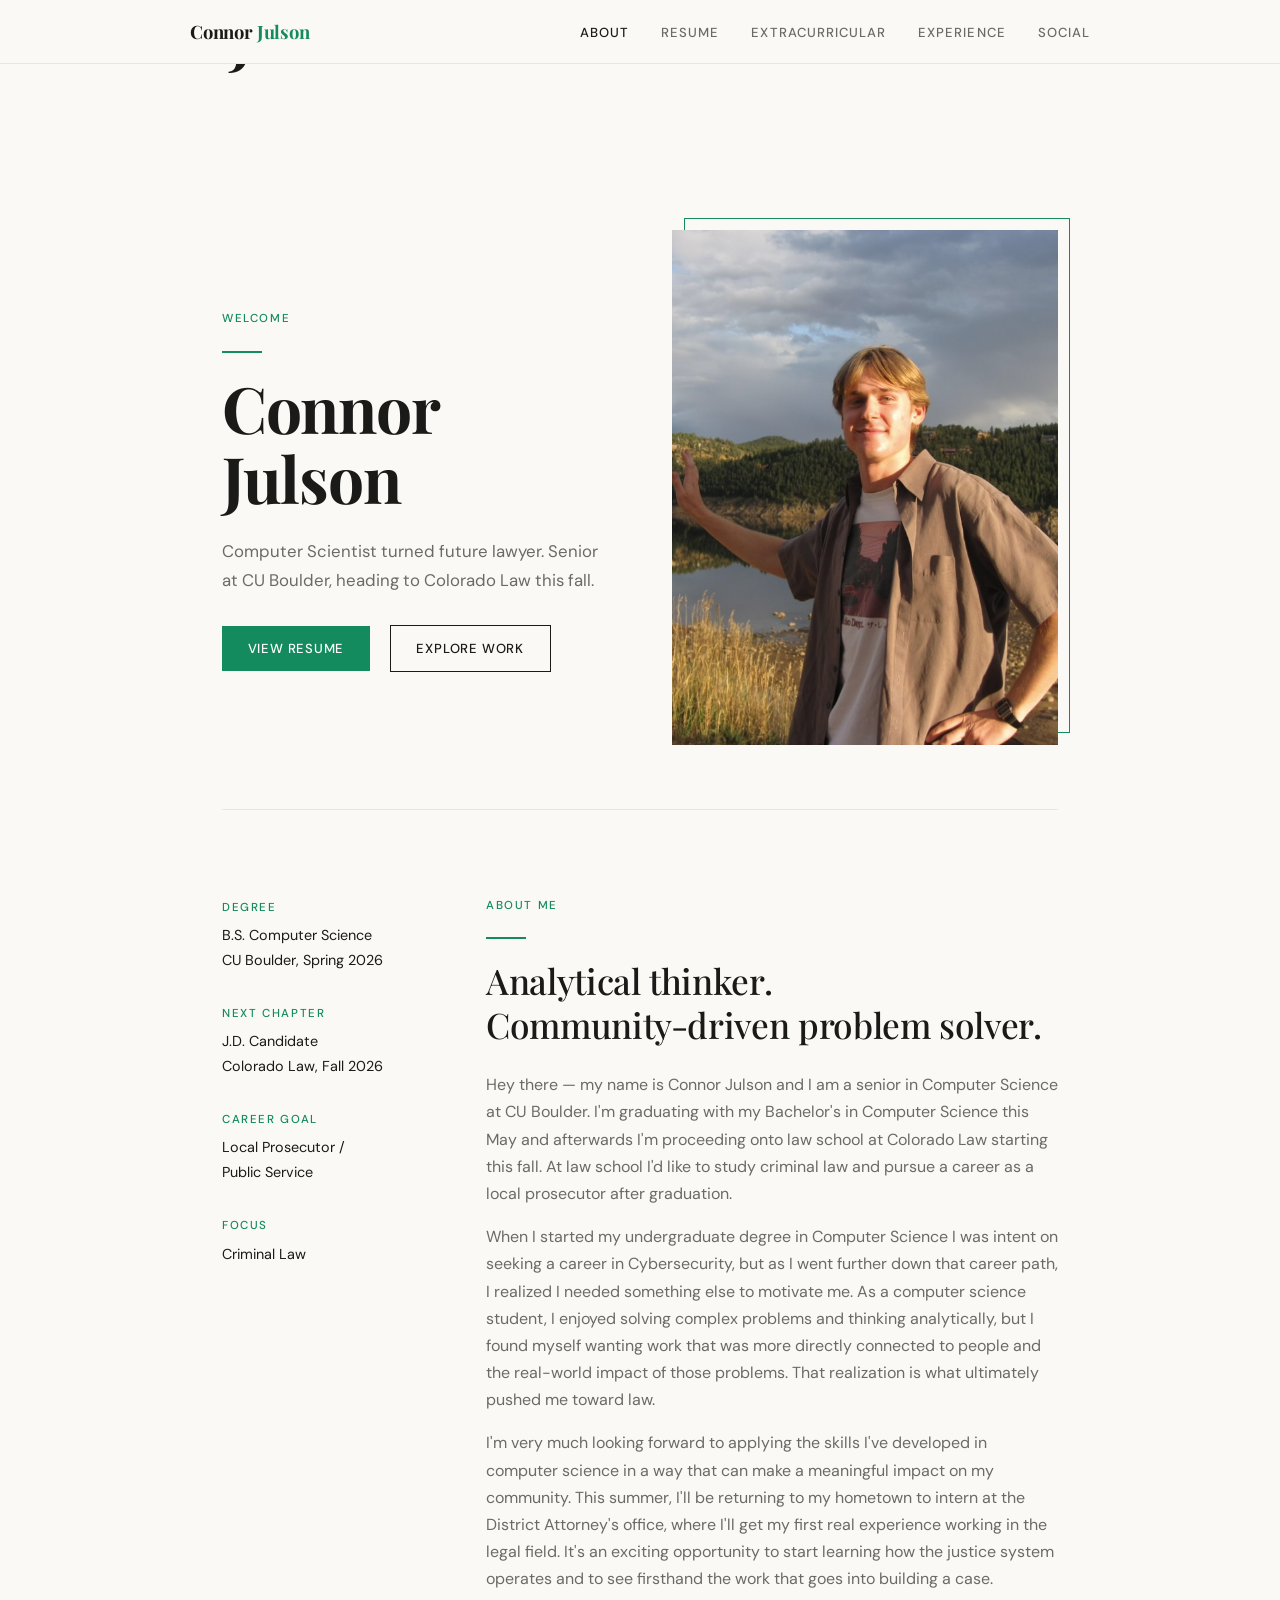
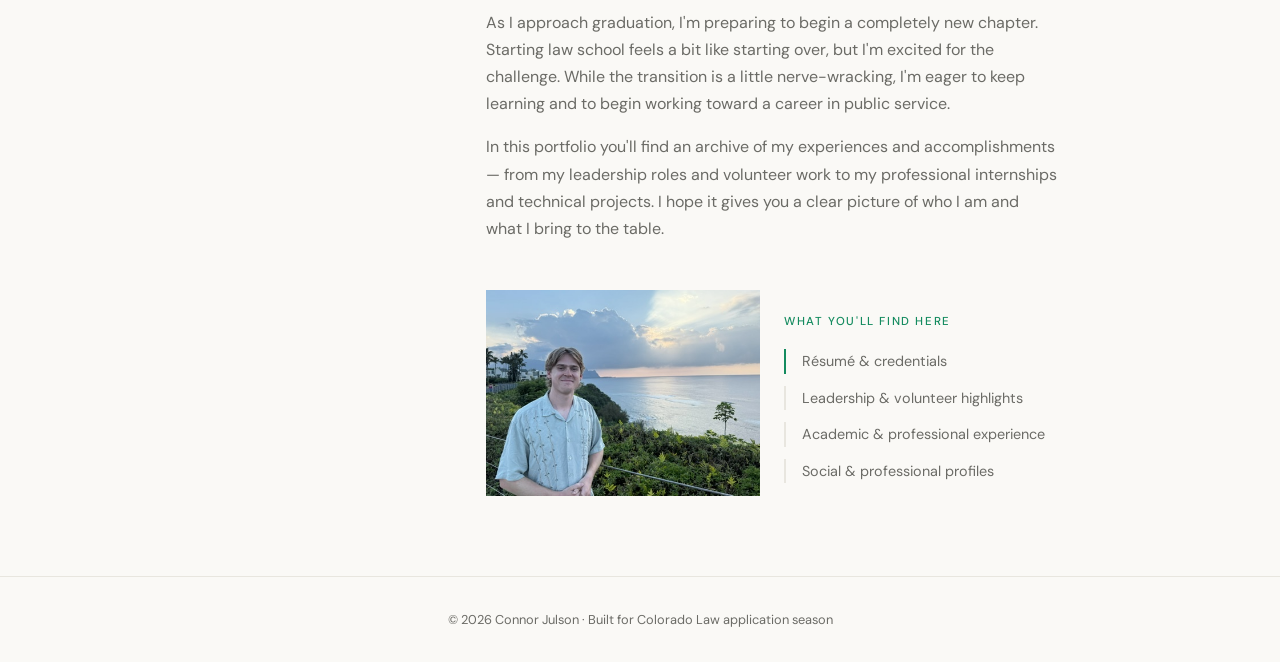
<file: index.html>
<!DOCTYPE html>
<html lang="en">
<head>
  <meta charset="UTF-8" />
  <meta name="viewport" content="width=device-width, initial-scale=1.0" />
  <link rel="stylesheet" href="style.css" />
</head>
<body>
  <h1>Connor Julson — Portfolio</h1>
<nav>
  <div class="nav-inner">
    <a href="index.html" class="nav-logo">Connor <span>Julson</span></a>
    <button class="nav-toggle" aria-label="Toggle menu" onclick="document.querySelector('.nav-links').classList.toggle('open')">
      <span></span><span></span><span></span>
    </button>
    <ul class="nav-links">
      <li><a href="index.html" class="active">About</a></li>
      <li><a href="resume.html">Resume</a></li>
      <li><a href="extracurricular.html">Extracurricular</a></li>
      <li><a href="experience.html">Experience</a></li>
      <li><a href="social.html">Social</a></li>
    </ul>
  </div>
</nav>

<main class="page">
  <div class="container">

    <section class="hero">
      <div class="hero-grid">
        <div class="hero-text fade-in">
          <span class="label">Welcome</span>
          <div class="divider"></div>
          <h1>Connor<br>Julson</h1>
          <p style="margin-top:1.5rem;">Computer Scientist turned future lawyer. Senior at CU Boulder, heading to Colorado Law this fall.</p>
          <a href="resume.html" class="btn" style="margin-top:2rem;">View Resume</a>
          <a href="extracurricular.html" class="btn btn-outline" style="margin-top:1rem; margin-left:1rem;">Explore Work</a>
        </div>
        <div class="hero-img fade-in">
          <!-- Replace the src below with your actual professional photo -->
          <img src="images/profile.jpg" alt="Connor Julson" onerror="this.parentElement.innerHTML='<div class=\'card-img-placeholder\' style=\'aspect-ratio:3/4\'>[ Your photo here ]</div>'" />
        </div>
      </div>
    </section>

    <section class="about-section fade-in">
      <aside class="about-sidebar">
        <div class="sidebar-item">
          <span class="label">Degree</span>
          <p>B.S. Computer Science<br>CU Boulder, Spring 2026</p>
        </div>
        <div class="sidebar-item">
          <span class="label">Next Chapter</span>
          <p>J.D. Candidate<br>Colorado Law, Fall 2026</p>
        </div>
        <div class="sidebar-item">
          <span class="label">Career Goal</span>
          <p>Local Prosecutor /<br>Public Service</p>
        </div>
        <div class="sidebar-item">
          <span class="label">Focus</span>
          <p>Criminal Law</p>
        </div>
      </aside>

      <div class="about-body">
        <span class="label">About Me</span>
        <div class="divider"></div>
        <h2 style="margin-bottom:1.5rem;">Analytical thinker.<br>Community-driven problem solver.</h2>

        <p>Hey there — my name is Connor Julson and I am a senior in Computer Science at CU Boulder. I'm graduating with my Bachelor's in Computer Science this May and afterwards I'm proceeding onto law school at Colorado Law starting this fall. At law school I'd like to study criminal law and pursue a career as a local prosecutor after graduation.</p>

        <p>When I started my undergraduate degree in Computer Science I was intent on seeking a career in Cybersecurity, but as I went further down that career path, I realized I needed something else to motivate me. As a computer science student, I enjoyed solving complex problems and thinking analytically, but I found myself wanting work that was more directly connected to people and the real-world impact of those problems. That realization is what ultimately pushed me toward law.</p>

        <p>I'm very much looking forward to applying the skills I've developed in computer science in a way that can make a meaningful impact on my community. This summer, I'll be returning to my hometown to intern at the District Attorney's office, where I'll get my first real experience working in the legal field. It's an exciting opportunity to start learning how the justice system operates and to see firsthand the work that goes into building a case.</p>

        <p>As I approach graduation, I'm preparing to begin a completely new chapter. Starting law school feels a bit like starting over, but I'm excited for the challenge. While the transition is a little nerve-wracking, I'm eager to keep learning and to begin working toward a career in public service.</p>

        <p>In this portfolio you'll find an archive of my experiences and accomplishments — from my leadership roles and volunteer work to my professional internships and technical projects. I hope it gives you a clear picture of who I am and what I bring to the table.</p>

        <!-- Second professional photo — replace src with your actual image -->
        <div style="margin-top:3rem; display:grid; grid-template-columns:1fr 1fr; gap:1.5rem; align-items:start;">
          <figure>
            <img src="images/interests.jpg" alt="Connor — interests" style="width:100%;display:block;filter:grayscale(15%);" onerror="this.parentElement.innerHTML='<div class=\'card-img-placeholder\' style=\'height:220px\'>[ Interest photo here ]</div>'" />
            <!-- <figcaption style="font-size:0.78rem;color:var(--muted);margin-top:0.5rem;letter-spacing:0.04em;"></figcaption> -->
          </figure>
          <div style="padding-top:1rem;">
            <span class="label">What you'll find here</span>
            <ul style="margin-top:1rem;list-style:none;display:flex;flex-direction:column;gap:0.75rem;">
              <li style="font-size:0.9rem;color:var(--muted);padding-left:1rem;border-left:2px solid var(--accent);">Résumé &amp; credentials</li>
              <li style="font-size:0.9rem;color:var(--muted);padding-left:1rem;border-left:2px solid var(--faint);">Leadership &amp; volunteer highlights</li>
              <li style="font-size:0.9rem;color:var(--muted);padding-left:1rem;border-left:2px solid var(--faint);">Academic &amp; professional experience</li>
              <li style="font-size:0.9rem;color:var(--muted);padding-left:1rem;border-left:2px solid var(--faint);">Social &amp; professional profiles</li>
            </ul>
          </div>
        </div>
      </div>
    </section>

  </div>
</main>

<footer>
  <p>© 2026 Connor Julson · Built for Colorado Law application season</p>
</footer>

</body>
</html>
</file>
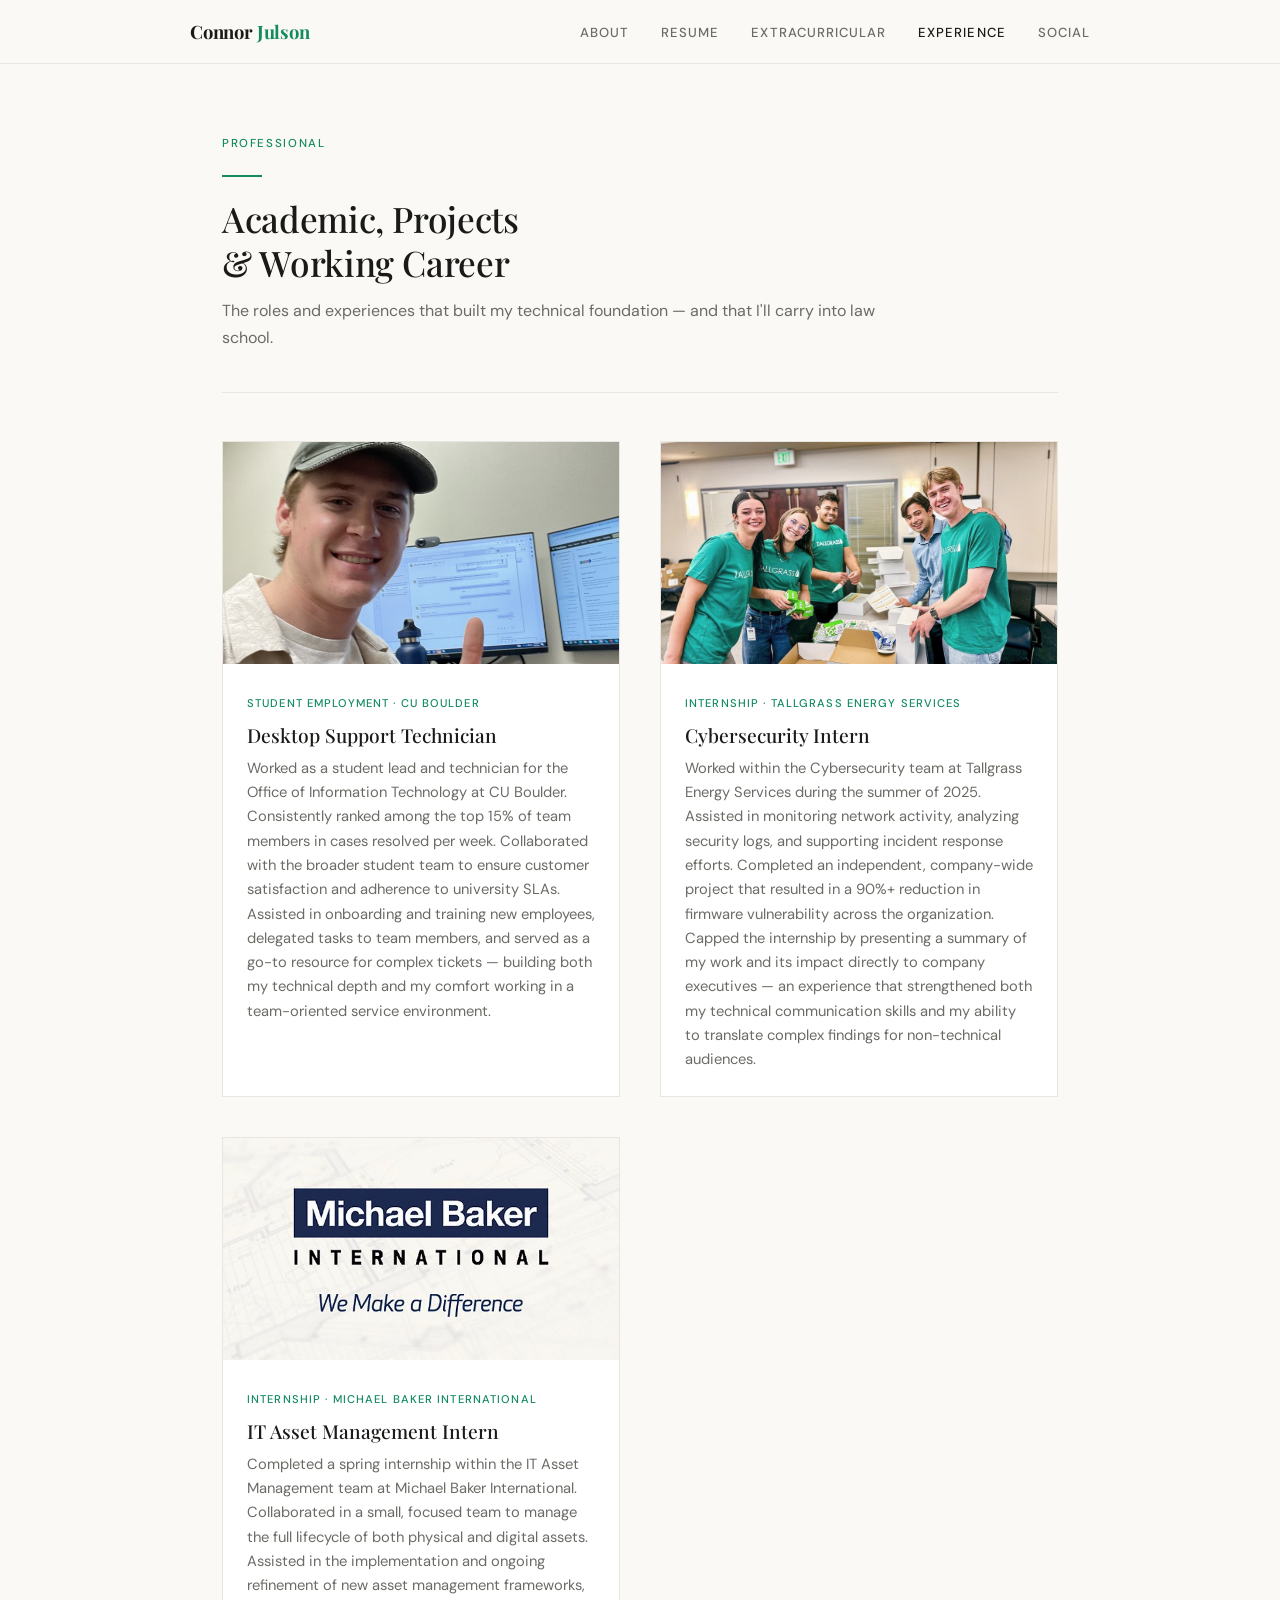
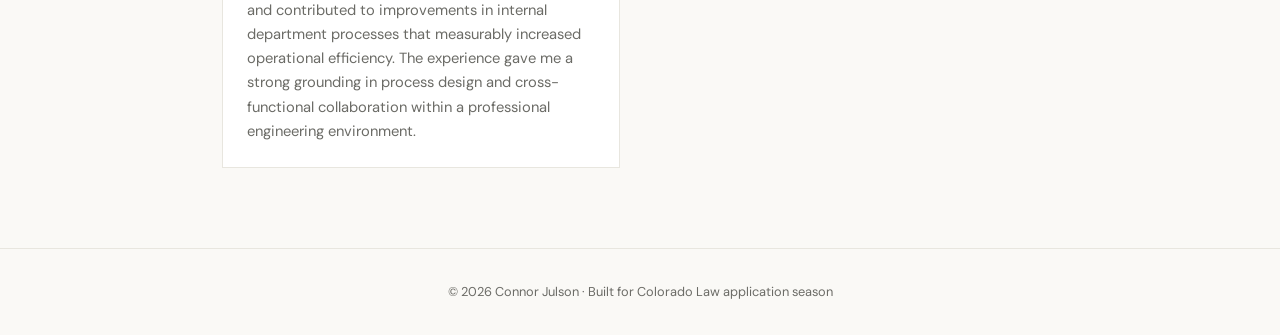
<file: experience.html>
<!DOCTYPE html>
<html lang="en">
<head>
  <meta charset="UTF-8" />
  <meta name="viewport" content="width=device-width, initial-scale=1.0" />
  <title>Experience — Connor Julson</title>
  <link rel="stylesheet" href="style.css" />
</head>
<body>

<nav>
  <div class="nav-inner">
    <a href="index.html" class="nav-logo">Connor <span>Julson</span></a>
    <button class="nav-toggle" aria-label="Toggle menu" onclick="document.querySelector('.nav-links').classList.toggle('open')">
      <span></span><span></span><span></span>
    </button>
    <ul class="nav-links">
      <li><a href="index.html">About</a></li>
      <li><a href="resume.html">Resume</a></li>
      <li><a href="extracurricular.html">Extracurricular</a></li>
      <li><a href="experience.html" class="active">Experience</a></li>
      <li><a href="social.html">Social</a></li>
    </ul>
  </div>
</nav>

<main class="page">
  <div class="container">

    <div class="section-header fade-in">
      <span class="label">Professional</span>
      <div class="divider"></div>
      <h2>Academic, Projects<br>&amp; Working Career</h2>
      <p style="margin-top:0.75rem;max-width:60ch;">The roles and experiences that built my technical foundation — and that I'll carry into law school.</p>
    </div>

    <div class="cards-grid">

      <!-- Card 1: Desktop Support -->
      <article class="card fade-in">
        <!-- Replace src with a photo representing your IT/OIT work -->
        <img
          class="card-img"
          src="images/desktop-support.jpg"
          alt="Desktop Support Technician at OIT"
          onerror="this.style.display='none';this.nextElementSibling.style.display='flex'"
        />
        <div class="card-img-placeholder" style="display:none;">[ OIT / tech support photo ]</div>
        <div class="card-body">
          <span class="card-tag">Student Employment · CU Boulder</span>
          <h3>Desktop Support Technician</h3>
          <p>Worked as a student lead and technician for the Office of Information Technology at CU Boulder. Consistently ranked among the top 15% of team members in cases resolved per week. Collaborated with the broader student team to ensure customer satisfaction and adherence to university SLAs. Assisted in onboarding and training new employees, delegated tasks to team members, and served as a go-to resource for complex tickets — building both my technical depth and my comfort working in a team-oriented service environment.</p>
        </div>
      </article>

      <!-- Card 2: Cybersecurity Intern -->
      <article class="card fade-in">
        <!-- Replace src with a photo representing your Tallgrass internship -->
        <img
          class="card-img"
          src="images/cybersec-intern.jpg"
          alt="Cybersecurity Intern at Tallgrass Energy"
          onerror="this.style.display='none';this.nextElementSibling.style.display='flex'"
        />
        <div class="card-img-placeholder" style="display:none;">[ Cybersecurity internship photo ]</div>
        <div class="card-body">
          <span class="card-tag">Internship · Tallgrass Energy Services</span>
          <h3>Cybersecurity Intern</h3>
          <p>Worked within the Cybersecurity team at Tallgrass Energy Services during the summer of 2025. Assisted in monitoring network activity, analyzing security logs, and supporting incident response efforts. Completed an independent, company-wide project that resulted in a 90%+ reduction in firmware vulnerability across the organization. Capped the internship by presenting a summary of my work and its impact directly to company executives — an experience that strengthened both my technical communication skills and my ability to translate complex findings for non-technical audiences.</p>
        </div>
      </article>

      <!-- Card 3: IT Asset Management Intern -->
      <article class="card fade-in">
        <!-- Replace src with a photo representing your Michael Baker internship -->
        <img
          class="card-img"
          src="images/asset-mgmt.jpg"
          alt="IT Asset Management Intern at Michael Baker International"
          onerror="this.style.display='none';this.nextElementSibling.style.display='flex'"
        />
        <div class="card-img-placeholder" style="display:none;">[ IT asset management photo ]</div>
        <div class="card-body">
          <span class="card-tag">Internship · Michael Baker International</span>
          <h3>IT Asset Management Intern</h3>
          <p>Completed a spring internship within the IT Asset Management team at Michael Baker International. Collaborated in a small, focused team to manage the full lifecycle of both physical and digital assets. Assisted in the implementation and ongoing refinement of new asset management frameworks, and contributed to improvements in internal department processes that measurably increased operational efficiency. The experience gave me a strong grounding in process design and cross-functional collaboration within a professional engineering environment.</p>
        </div>
      </article>

    </div>

  </div>
</main>

<footer>
  <p>© 2026 Connor Julson · Built for Colorado Law application season</p>
</footer>

</body>
</html>
</file>
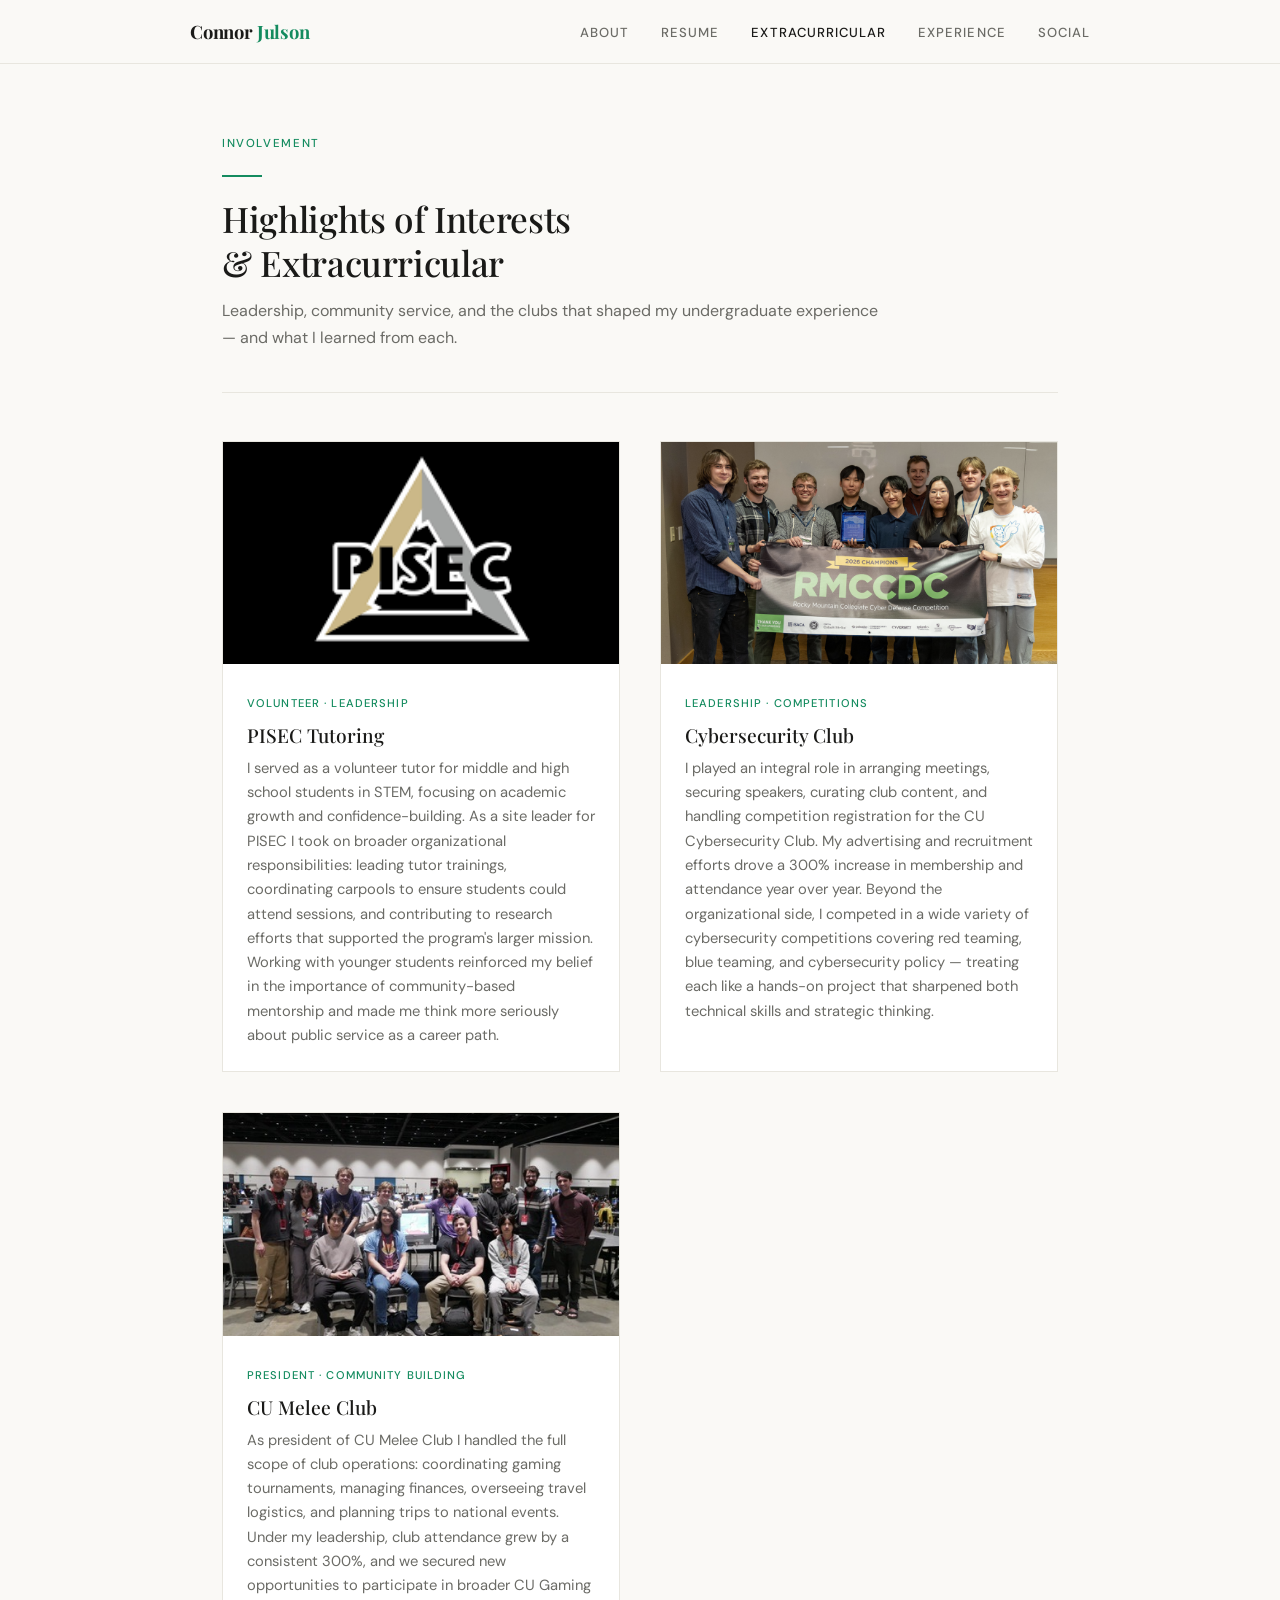
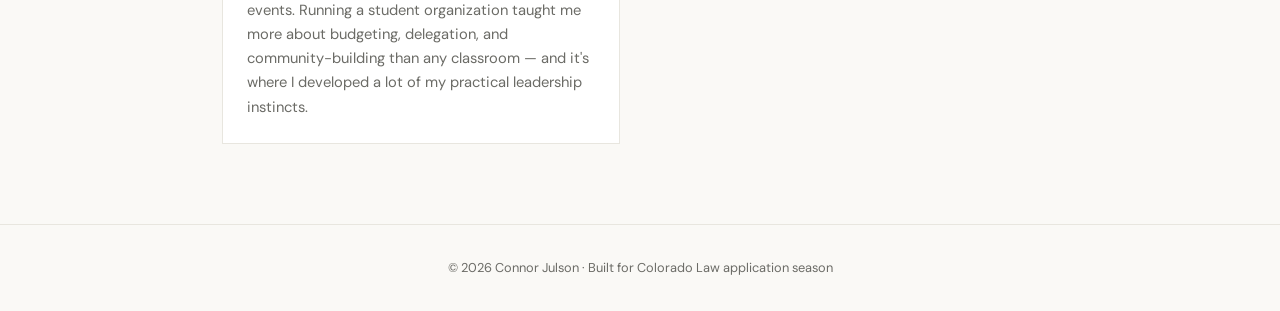
<file: extracurricular.html>
<!DOCTYPE html>
<html lang="en">
<head>
  <meta charset="UTF-8" />
  <meta name="viewport" content="width=device-width, initial-scale=1.0" />
  <title>Extracurricular — Connor Julson</title>
  <link rel="stylesheet" href="style.css" />
</head>
<body>

<nav>
  <div class="nav-inner">
    <a href="index.html" class="nav-logo">Connor <span>Julson</span></a>
    <button class="nav-toggle" aria-label="Toggle menu" onclick="document.querySelector('.nav-links').classList.toggle('open')">
      <span></span><span></span><span></span>
    </button>
    <ul class="nav-links">
      <li><a href="index.html">About</a></li>
      <li><a href="resume.html">Resume</a></li>
      <li><a href="extracurricular.html" class="active">Extracurricular</a></li>
      <li><a href="experience.html">Experience</a></li>
      <li><a href="social.html">Social</a></li>
    </ul>
  </div>
</nav>

<main class="page">
  <div class="container">

    <div class="section-header fade-in">
      <span class="label">Involvement</span>
      <div class="divider"></div>
      <h2>Highlights of Interests<br>&amp; Extracurricular</h2>
      <p style="margin-top:0.75rem;max-width:60ch;">Leadership, community service, and the clubs that shaped my undergraduate experience — and what I learned from each.</p>
    </div>

    <div class="cards-grid">

      <!-- Card 1: PISEC -->
      <article class="card fade-in">
        <!-- Replace src with a real photo of your tutoring/PISEC work -->
        <img
          class="card-img"
          src="images/pisec.jpg"
          alt="PISEC Tutoring"
          onerror="this.style.display='none';this.nextElementSibling.style.display='flex'"
        />
        <div class="card-img-placeholder" style="display:none;">[ PISEC / tutoring photo ]</div>
        <div class="card-body">
          <span class="card-tag">Volunteer · Leadership</span>
          <h3>PISEC Tutoring</h3>
          <p>I served as a volunteer tutor for middle and high school students in STEM, focusing on academic growth and confidence-building. As a site leader for PISEC I took on broader organizational responsibilities: leading tutor trainings, coordinating carpools to ensure students could attend sessions, and contributing to research efforts that supported the program's larger mission. Working with younger students reinforced my belief in the importance of community-based mentorship and made me think more seriously about public service as a career path.</p>
        </div>
      </article>

      <!-- Card 2: Cybersecurity Club -->
      <article class="card fade-in">
        <!-- Replace src with a real photo of your cybersecurity club / competition -->
        <img
          class="card-img"
          src="images/cybersec-club.jpg"
          alt="Cybersecurity Club"
          onerror="this.style.display='none';this.nextElementSibling.style.display='flex'"
        />
        <div class="card-img-placeholder" style="display:none;">[ Cybersecurity Club photo ]</div>
        <div class="card-body">
          <span class="card-tag">Leadership · Competitions</span>
          <h3>Cybersecurity Club</h3>
          <p>I played an integral role in arranging meetings, securing speakers, curating club content, and handling competition registration for the CU Cybersecurity Club. My advertising and recruitment efforts drove a 300% increase in membership and attendance year over year. Beyond the organizational side, I competed in a wide variety of cybersecurity competitions covering red teaming, blue teaming, and cybersecurity policy — treating each like a hands-on project that sharpened both technical skills and strategic thinking.</p>
        </div>
      </article>

      <!-- Card 3: CU Melee Club -->
      <article class="card fade-in">
        <!-- Replace src with a real photo of your Melee Club / tournament -->
        <img
          class="card-img"
          src="images/melee.jpg"
          alt="CU Melee Club"
          onerror="this.style.display='none';this.nextElementSibling.style.display='flex'"
        />
        <div class="card-img-placeholder" style="display:none;">[ CU Melee Club photo ]</div>
        <div class="card-body">
          <span class="card-tag">President · Community Building</span>
          <h3>CU Melee Club</h3>
          <p>As president of CU Melee Club I handled the full scope of club operations: coordinating gaming tournaments, managing finances, overseeing travel logistics, and planning trips to national events. Under my leadership, club attendance grew by a consistent 300%, and we secured new opportunities to participate in broader CU Gaming events. Running a student organization taught me more about budgeting, delegation, and community-building than any classroom — and it's where I developed a lot of my practical leadership instincts.</p>
        </div>
      </article>

    </div>

  </div>
</main>

<footer>
  <p>© 2026 Connor Julson · Built for Colorado Law application season</p>
</footer>

</body>
</html>
</file>
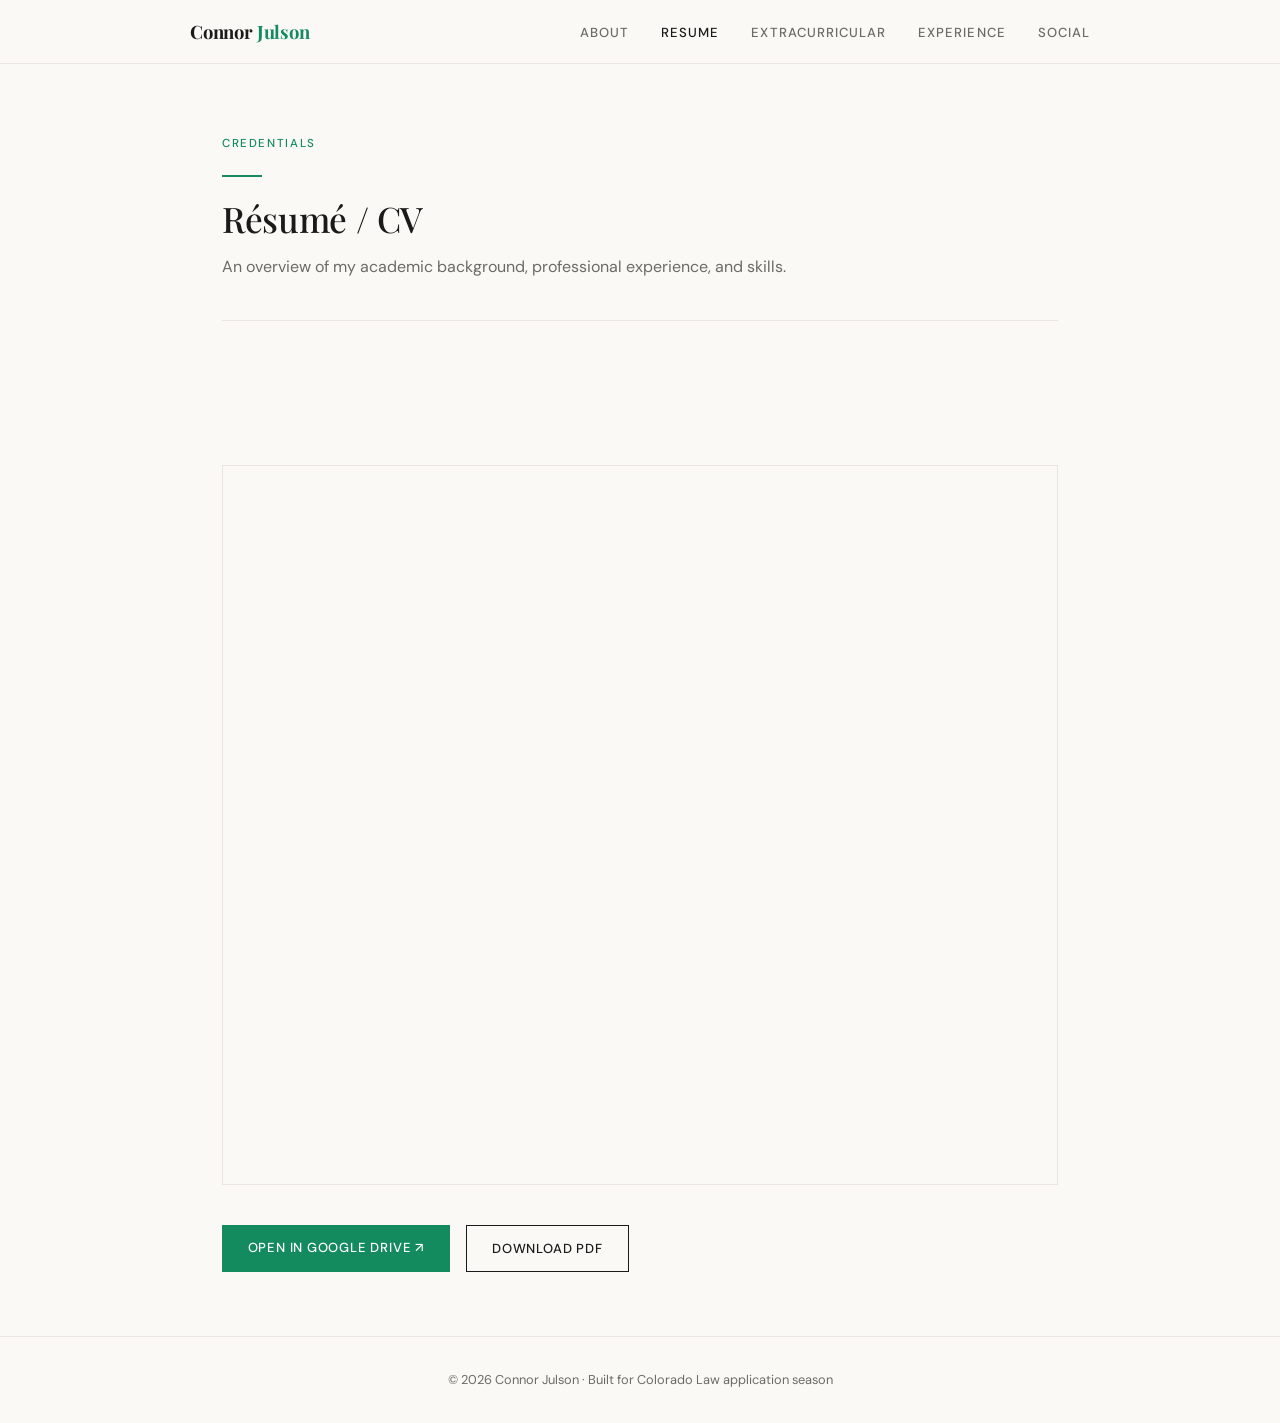
<file: resume.html>
<!DOCTYPE html>
<html lang="en">
<head>
  <meta charset="UTF-8" />
  <meta name="viewport" content="width=device-width, initial-scale=1.0" />
  <title>Resume — Connor Julson</title>
  <link rel="stylesheet" href="style.css" />
</head>
<body>

<nav>
  <div class="nav-inner">
    <a href="index.html" class="nav-logo">Connor <span>Julson</span></a>
    <button class="nav-toggle" aria-label="Toggle menu" onclick="document.querySelector('.nav-links').classList.toggle('open')">
      <span></span><span></span><span></span>
    </button>
    <ul class="nav-links">
      <li><a href="index.html">About</a></li>
      <li><a href="resume.html" class="active">Resume</a></li>
      <li><a href="extracurricular.html">Extracurricular</a></li>
      <li><a href="experience.html">Experience</a></li>
      <li><a href="social.html">Social</a></li>
    </ul>
  </div>
</nav>

<main class="page">
  <div class="container">

    <div class="section-header fade-in">
      <span class="label">Credentials</span>
      <div class="divider"></div>
      <h2>Résumé / CV</h2>
      <p style="margin-top:0.75rem;max-width:55ch;">An overview of my academic background, professional experience, and skills.</p>
    </div>

    <div class="resume-section fade-in">

      <!--
        OPTION A — Google Drive embed (recommended for GitHub Pages)
        1. Upload your resume PDF to Google Drive
        2. Set sharing to "Anyone with the link can view"
        3. Get the file ID from the share link: drive.google.com/file/d/FILE_ID/view
        4. Replace FILE_ID below with your actual file ID
        5. Uncomment the iframe and delete the placeholder div
      -->

      
      <iframe
        class="resume-embed"
        src="https://docs.google.com/document/d/1VOr_SA8aqrALd6W7Pp9X583KZWFKxi9O1_ddpA3I0p8/preview?usp=sharing"
        title="Connor Julson Resume"
        allow="autoplay"
      ></iframe>
     

      <!-- PLACEHOLDER — remove this block once you add your Google Drive embed above -->
      <!-- <div style="width:100%;height:80vh;border:1px solid var(--faint);background:var(--white);display:flex;flex-direction:column;align-items:center;justify-content:center;gap:1rem;">
        <p style="font-size:0.85rem;letter-spacing:0.05em;text-transform:uppercase;color:var(--muted);">Resume embed goes here</p>
        <p style="font-size:0.82rem;color:var(--muted);max-width:36ch;text-align:center;">Replace the Google Drive FILE_ID in the iframe above, then remove this placeholder block.</p>
      </div> -->

      <div style="margin-top:1.5rem;display:flex;gap:1rem;flex-wrap:wrap;">
        <!--
          Replace the href below with your direct Google Drive view link
          e.g. https://drive.google.com/file/d/FILE_ID/view
        -->
        <a href="https://docs.google.com/document/d/1VOr_SA8aqrALd6W7Pp9X583KZWFKxi9O1_ddpA3I0p8/preview?usp=sharing" class="btn" target="_blank" rel="noopener">Open in Google Drive ↗</a>
        <a href="resume.pdf" class="btn btn-outline" download>Download PDF</a>
      </div>

    </div>

  </div>
</main>

<footer>
  <p>© 2026 Connor Julson · Built for Colorado Law application season</p>
</footer>

</body>
</html>
</file>
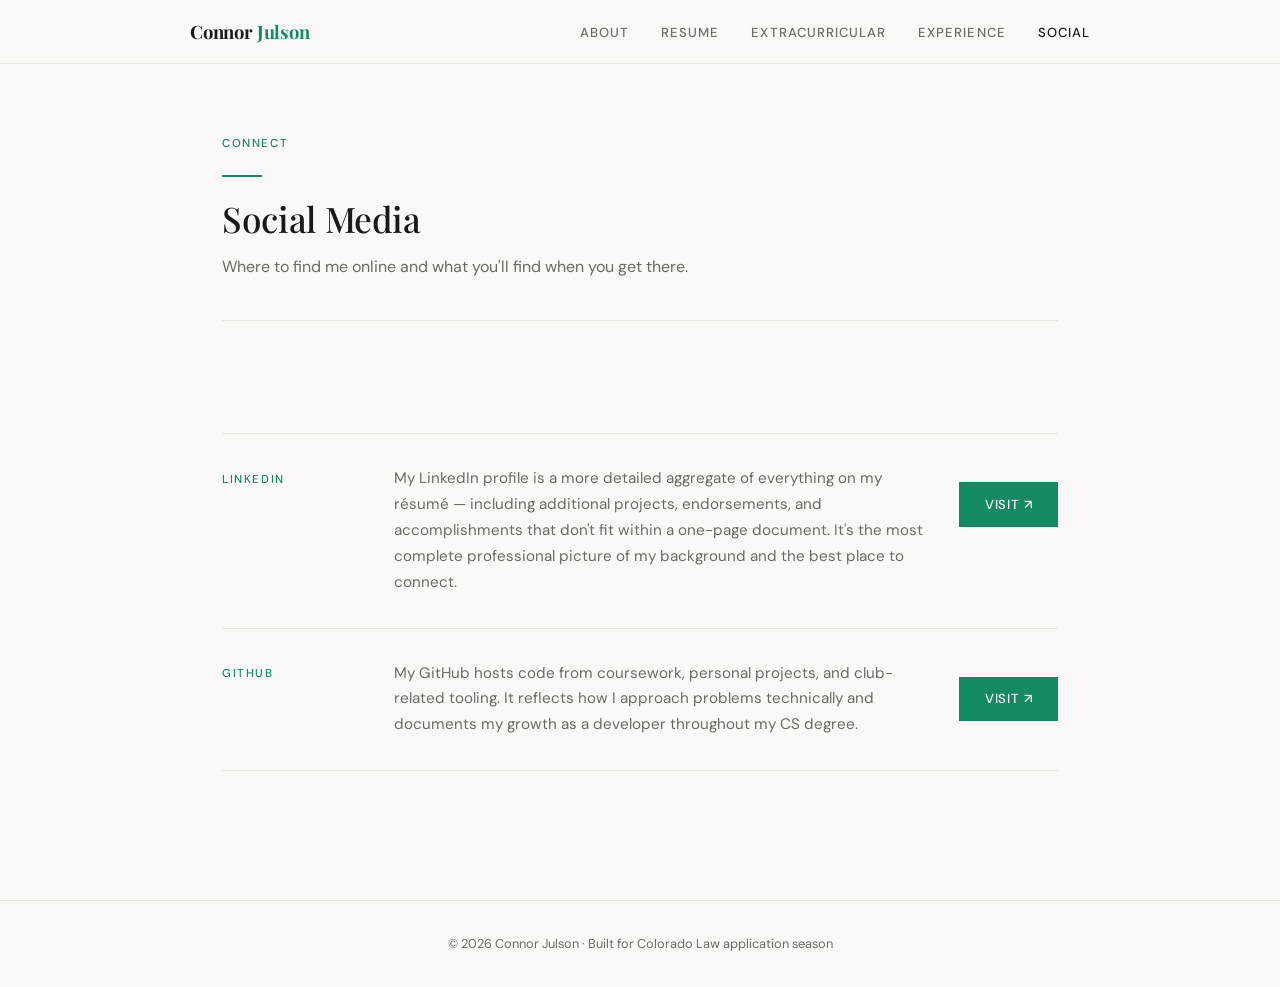
<file: social.html>
<!DOCTYPE html>
<html lang="en">
<head>
  <meta charset="UTF-8" />
  <meta name="viewport" content="width=device-width, initial-scale=1.0" />
  <title>Social — Connor Julson</title>
  <link rel="stylesheet" href="style.css" />
</head>
<body>

<nav>
  <div class="nav-inner">
    <a href="index.html" class="nav-logo">Connor <span>Julson</span></a>
    <button class="nav-toggle" aria-label="Toggle menu" onclick="document.querySelector('.nav-links').classList.toggle('open')">
      <span></span><span></span><span></span>
    </button>
    <ul class="nav-links">
      <li><a href="index.html">About</a></li>
      <li><a href="resume.html">Resume</a></li>
      <li><a href="extracurricular.html">Extracurricular</a></li>
      <li><a href="experience.html">Experience</a></li>
      <li><a href="social.html" class="active">Social</a></li>
    </ul>
  </div>
</nav>

<main class="page">
  <div class="container">

    <div class="section-header fade-in">
      <span class="label">Connect</span>
      <div class="divider"></div>
      <h2>Social Media</h2>
      <p style="margin-top:0.75rem;max-width:55ch;">Where to find me online and what you'll find when you get there.</p>
    </div>

    <section class="social-section fade-in">
      <ul class="social-list">

        <li class="social-item">
          <span class="social-platform">LinkedIn</span>
          <p class="social-desc">My LinkedIn profile is a more detailed aggregate of everything on my résumé — including additional projects, endorsements, and accomplishments that don't fit within a one-page document. It's the most complete professional picture of my background and the best place to connect.</p>
          <a href="https://www.linkedin.com/in/connor-julson" class="btn" target="_blank" rel="noopener">Visit ↗</a>
        </li>

        
          <!-- Add additional social profiles below as needed.
          Duplicate the <li> block and update the platform name, description, and href. -->

          <!-- Example: -->
          <li class="social-item">
            <span class="social-platform">GitHub</span>
            <p class="social-desc">My GitHub hosts code from coursework, personal projects, and club-related tooling. It reflects how I approach problems technically and documents my growth as a developer throughout my CS degree.</p>
            <a href="https://github.com/CJulson" class="btn" target="_blank" rel="noopener">Visit ↗</a>
          </li>
       

        <!-- PLACEHOLDER row — replace or remove once you add a second profile -->
        <!-- <li class="social-item" style="opacity:0.45;">
          <span class="social-platform">G</span>
          <p class="social-desc" style="font-style:italic;">Add a second social profile here. Uncomment the example block above or paste in your own link and description.</p>
          <span class="btn btn-outline" style="cursor:default;opacity:0.5;">Coming soon</span>
        </li> -->

      </ul>
    </section>

  </div>
</main>

<footer>
  <p>© 2026 Connor Julson · Built for Colorado Law application season</p>
</footer>

</body>
</html>
</file>
<file: style.css>
@import url('https://fonts.googleapis.com/css2?family=Playfair+Display:wght@400;500;700&family=DM+Sans:wght@300;400;500&display=swap');

*, *::before, *::after { box-sizing: border-box; margin: 0; padding: 0; }

:root {
  --ink: #1a1a18;
  --muted: #6b6b66;
  --faint: #e8e6df;
  --paper: #faf9f6;
  --accent: #148b5f;
  --white: #ffffff;
  --serif: 'Playfair Display', Georgia, serif;
  --sans: 'DM Sans', system-ui, sans-serif;
  --max: 900px;
  --nav-h: 64px;
}

html { scroll-behavior: smooth; }

body {
  font-family: var(--sans);
  background: var(--paper);
  color: var(--ink);
  font-size: 16px;
  line-height: 1.7;
  -webkit-font-smoothing: antialiased;
}

/* ── NAV ── */
nav {
  position: fixed;
  top: 0; left: 0; right: 0;
  height: var(--nav-h);
  background: var(--paper);
  border-bottom: 1px solid var(--faint);
  z-index: 100;
  display: flex;
  align-items: center;
  padding: 0 2rem;
}

.nav-inner {
  max-width: var(--max);
  width: 100%;
  margin: 0 auto;
  display: flex;
  align-items: center;
  justify-content: space-between;
}

.nav-logo {
  font-family: var(--serif);
  font-size: 1.15rem;
  font-weight: 700;
  color: var(--ink);
  text-decoration: none;
  letter-spacing: -0.01em;
}

.nav-logo span { color: var(--accent); }

.nav-links {
  display: flex;
  gap: 2rem;
  list-style: none;
}

.nav-links a {
  font-size: 0.82rem;
  font-weight: 500;
  letter-spacing: 0.08em;
  text-transform: uppercase;
  color: var(--muted);
  text-decoration: none;
  transition: color 0.2s;
}

.nav-links a:hover, .nav-links a.active { color: var(--ink); }

.nav-toggle {
  display: none;
  flex-direction: column;
  gap: 5px;
  cursor: pointer;
  padding: 4px;
  background: none;
  border: none;
}

.nav-toggle span {
  display: block;
  width: 22px;
  height: 1.5px;
  background: var(--ink);
  transition: all 0.25s;
}

/* ── PAGE WRAPPER ── */
.page {
  padding-top: var(--nav-h);
  min-height: 100vh;
}

.container {
  max-width: var(--max);
  margin: 0 auto;
  padding: 0 2rem;
}

/* ── TYPOGRAPHY ── */
h1 { font-family: var(--serif); font-size: clamp(2.4rem, 6vw, 4rem); font-weight: 700; line-height: 1.1; letter-spacing: -0.02em; }
h2 { font-family: var(--serif); font-size: clamp(1.6rem, 3vw, 2.2rem); font-weight: 500; letter-spacing: -0.01em; line-height: 1.25; }
h3 { font-family: var(--serif); font-size: 1.2rem; font-weight: 500; line-height: 1.3; }
p { color: var(--muted); }
p + p { margin-top: 1rem; }
strong { color: var(--ink); font-weight: 500; }

.label {
  font-size: 0.72rem;
  font-weight: 500;
  letter-spacing: 0.14em;
  text-transform: uppercase;
  color: var(--accent);
}

.divider {
  width: 40px;
  height: 2px;
  background: var(--accent);
  margin: 1.25rem 0;
}

/* ── HERO (homepage) ── */
.hero {
  padding: 6rem 0 4rem;
  border-bottom: 1px solid var(--faint);
}

.hero-grid {
  display: grid;
  grid-template-columns: 1fr 1fr;
  gap: 4rem;
  align-items: center;
}

.hero-text h1 { margin-bottom: 1.5rem; }
.hero-text p { font-size: 1.05rem; max-width: 46ch; }

.hero-img {
  position: relative;
}

.hero-img img {
  width: 100%;
  aspect-ratio: 3/4;
  object-fit: cover;
  display: block;
  filter: grayscale(15%);
}

.hero-img::before {
  content: '';
  position: absolute;
  top: -12px; right: -12px;
  width: 100%;
  height: 100%;
  border: 1.5px solid var(--accent);
  z-index: -1;
}

/* ── ABOUT SECTION ── */
.about-section {
  padding: 5rem 0;
  display: grid;
  grid-template-columns: 200px 1fr;
  gap: 4rem;
}

.about-sidebar {
  padding-top: 0.5rem;
}

.sidebar-item {
  margin-bottom: 2rem;
}

.sidebar-item .label { display: block; margin-bottom: 0.35rem; }
.sidebar-item p { font-size: 0.9rem; color: var(--ink); }

.about-body p { font-size: 1rem; }

/* ── SECTION HEADER ── */
.section-header {
  padding: 4rem 0 2.5rem;
  border-bottom: 1px solid var(--faint);
  margin-bottom: 3rem;
}

/* ── CARDS ── */
.cards-grid {
  display: grid;
  grid-template-columns: 1fr 1fr;
  gap: 2.5rem;
  padding-bottom: 5rem;
}

.card {
  background: var(--white);
  border: 1px solid var(--faint);
}

.card-img {
  width: 100%;
  aspect-ratio: 16/9;
  object-fit: cover;
  display: block;
  filter: grayscale(20%);
}

.card-img-placeholder {
  width: 100%;
  aspect-ratio: 16/9;
  background: var(--faint);
  display: flex;
  align-items: center;
  justify-content: center;
  font-size: 0.8rem;
  color: var(--muted);
  letter-spacing: 0.05em;
}

.card-body {
  padding: 1.5rem;
}

.card-body h3 { margin-bottom: 0.5rem; }
.card-body p { font-size: 0.92rem; line-height: 1.65; }
.card-tag {
  display: inline-block;
  font-size: 0.7rem;
  letter-spacing: 0.1em;
  text-transform: uppercase;
  font-weight: 500;
  color: var(--accent);
  margin-bottom: 0.6rem;
}

/* ── RESUME PAGE ── */
.resume-section {
  padding: 4rem 0;
}

.resume-embed {
  width: 100%;
  height: 80vh;
  border: 1px solid var(--faint);
  display: block;
  margin-top: 2rem;
}

.resume-fallback {
  margin-top: 1.5rem;
  padding: 2rem;
  background: var(--white);
  border: 1px solid var(--faint);
  text-align: center;
}

.btn {
  display: inline-block;
  margin-top: 1rem;
  padding: 0.7rem 1.6rem;
  background: var(--accent);
  color: var(--white);
  text-decoration: none;
  font-size: 0.82rem;
  font-weight: 500;
  letter-spacing: 0.06em;
  text-transform: uppercase;
  transition: opacity 0.2s;
}

.btn:hover { opacity: 0.85; }

.btn-outline {
  background: transparent;
  color: var(--ink);
  border: 1.5px solid var(--ink);
}

.btn-outline:hover { background: var(--ink); color: var(--white); }

/* ── SOCIAL PAGE ── */
.social-section {
  padding: 4rem 0 6rem;
}

.social-list {
  list-style: none;
  border-top: 1px solid var(--faint);
}

.social-item {
  display: grid;
  grid-template-columns: 140px 1fr auto;
  gap: 2rem;
  align-items: start;
  padding: 2rem 0;
  border-bottom: 1px solid var(--faint);
}

.social-platform {
  font-size: 0.72rem;
  font-weight: 500;
  letter-spacing: 0.14em;
  text-transform: uppercase;
  color: var(--accent);
  padding-top: 0.2rem;
}

.social-desc {
  font-size: 0.95rem;
  color: var(--muted);
  max-width: 55ch;
}

/* ── FOOTER ── */
footer {
  border-top: 1px solid var(--faint);
  padding: 2rem;
  text-align: center;
}

footer p { font-size: 0.8rem; color: var(--muted); }

/* ── ANIMATIONS ── */
.fade-in {
  opacity: 0;
  transform: translateY(18px);
  animation: fadeUp 0.6s ease forwards;
}

.fade-in:nth-child(1) { animation-delay: 0.05s; }
.fade-in:nth-child(2) { animation-delay: 0.15s; }
.fade-in:nth-child(3) { animation-delay: 0.25s; }
.fade-in:nth-child(4) { animation-delay: 0.35s; }

@keyframes fadeUp {
  to { opacity: 1; transform: translateY(0); }
}

/* ── MOBILE ── */
@media (max-width: 680px) {
  .hero-grid { grid-template-columns: 1fr; }
  .hero-img { display: none; }
  .about-section { grid-template-columns: 1fr; gap: 2rem; }
  .cards-grid { grid-template-columns: 1fr; gap: 2rem; }
  .social-item { grid-template-columns: 1fr; gap: 0.5rem; }
  .nav-links { display: none; flex-direction: column; position: fixed; top: var(--nav-h); left: 0; right: 0; background: var(--paper); border-bottom: 1px solid var(--faint); padding: 1.5rem 2rem; gap: 1.25rem; }
  .nav-links.open { display: flex; }
  .nav-toggle { display: flex; }
}
</file>
